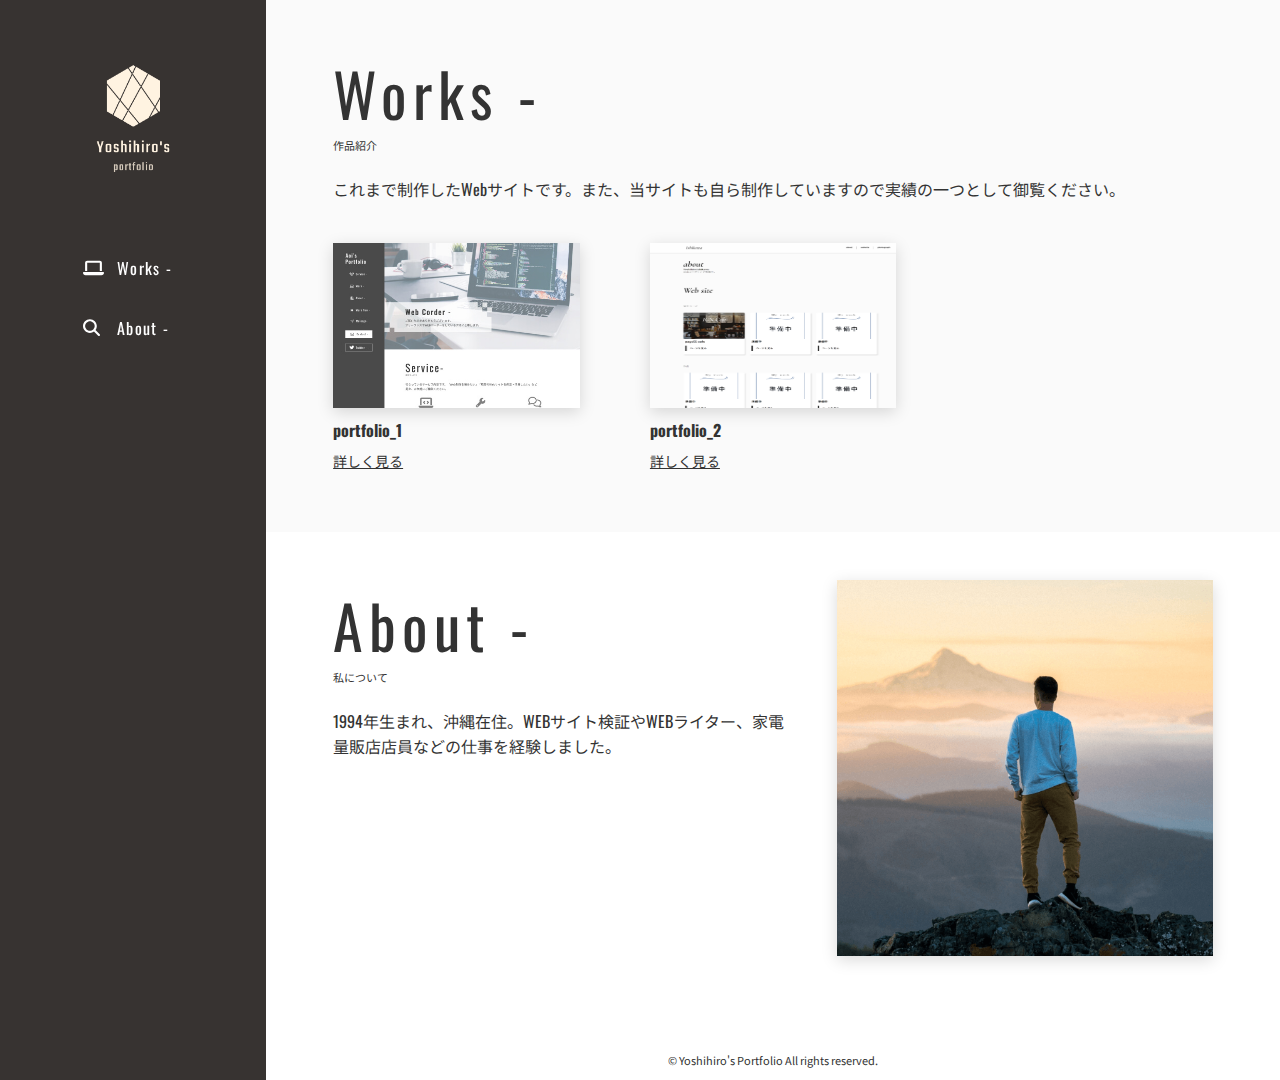
<file: index.html>
<!DOCTYPE html>
<html lang="ja">
  <head>
    <meta charset="UTF-8" />
    <meta name="viewport" content="width=device-width, initial-scale=1.0" />

    <meta name="robots" content="noindex" />
    <title>ポートフォリオサイト</title>
    <meta name="description" content="" />
    <link rel="icon" href="./favicon.png" />

    <!-- google fonts -->
    <link rel="preconnect" href="https://fonts.googleapis.com" />
    <link rel="preconnect" href="https://fonts.gstatic.com" crossorigin />
    <link href="https://fonts.googleapis.com/css2?family=Noto+Sans+JP:wght@100..900&family=Oswald:wght@200..700&display=swap" rel="stylesheet" />

    <!-- style sheet -->
    <link rel="stylesheet" href="./css/reset.css" />
    <link rel="stylesheet" href="./css/style.css" />
  </head>

  <body>
    <div class="wrapper">
      <header class="header">
        <div class="header__container">
          <div class="header__logo">
            <a href=""><img src="./img/logo.png" alt="" /></a>
            <!-- Yoshihiro's<br />
            portfolio -->
          </div>
          <button type="button" id="js-button-drawer" class="header__menu-button">Menu</button>

          <div id="js-drawer" class="header__contents">
            <nav class="header__nav">
              <ul class="header__nav-list">
                <!-- <li class="header__nav-item">
                  <a href="#skill" class="header__nav-link button">
                    <span class="button__icon">
                      <svg width="24" height="15" viewBox="0 0 24 15" fill="none" xmlns="http://www.w3.org/2000/svg">
                        <path
                          d="M10.2075 0.428596L8.29125 2.33175C7.7175 2.48818 7.185 2.77495 6.735 3.16974L5.7375 4.05241C5.355 4.39133 4.85625 4.57755 4.3425 4.57755H3.6V9.34475C4.365 9.3671 5.0925 9.67622 5.63625 10.2163L6.97125 11.5421L7.23375 11.8028L8.24625 12.8084C8.47875 13.0393 8.86125 13.0393 9.09375 12.8084C9.1575 12.7451 9.20625 12.6706 9.2325 12.5924C9.3375 12.3056 9.58125 12.0896 9.88125 12.0226C10.1813 11.9555 10.4963 12.0449 10.7138 12.2647L11.1188 12.6594C11.5538 13.0915 12.2588 13.0915 12.69 12.6594C12.8925 12.4583 13.0013 12.2013 13.0125 11.9369C13.0275 11.6092 13.2225 11.3187 13.5225 11.1771C13.8225 11.0356 14.1713 11.0654 14.4375 11.2554C14.79 11.5049 15.2813 11.4714 15.5963 11.1585C15.9488 10.8084 15.9488 10.2423 15.5963 9.89596L12.7538 7.07288L11.4112 8.30193C10.3875 9.24047 8.81625 9.25537 7.77375 8.33545C6.585 7.28517 6.55875 5.45278 7.71375 4.36899L10.3425 1.90345C11.37 0.94256 12.7275 0.40625 14.1413 0.40625C15.495 0.40625 16.8038 0.901592 17.8125 1.79172L18.9413 2.78985H20.4H21.9H23.4C23.73 2.78985 24 3.05801 24 3.38575V11.1325C24 11.7917 23.4638 12.3243 22.8 12.3243H21.6C21.1575 12.3243 20.7675 12.0859 20.5613 11.7284H17.3775C17.25 11.9779 17.0813 12.2162 16.8713 12.4248C16.23 13.0617 15.3413 13.3112 14.5088 13.1734C14.3738 13.4453 14.19 13.6985 13.9613 13.9257C12.9375 14.9425 11.3363 15.043 10.1963 14.2274C9.255 15.0021 7.8525 14.9537 6.97125 14.0747L5.9625 13.0691L5.7 12.8084L4.365 11.4825C4.15875 11.2777 3.88875 11.1585 3.6 11.1362C3.6 11.7917 3.06 12.3243 2.4 12.3243H1.2C0.53625 12.3243 0 11.7917 0 11.1325V3.38575C0 3.05801 0.27 2.78985 0.6 2.78985H2.1H3.6H4.3425C4.4175 2.78985 4.48875 2.76378 4.54125 2.71536L5.535 1.83641C6.58125 0.91649 7.9275 0.40625 9.32625 0.40625H9.7125C9.8775 0.40625 10.0463 0.413699 10.2075 0.428596ZM20.4 9.94065V4.57755H18.6C18.3788 4.57755 18.165 4.49561 18.0038 4.35036L16.62 3.12877C15.9375 2.52542 15.0563 2.19395 14.1413 2.19395C13.1888 2.19395 12.2738 2.55522 11.58 3.20326L8.95125 5.66879C8.565 6.03378 8.5725 6.6483 8.97 6.9984C9.31875 7.30752 9.8475 7.30007 10.1888 6.98722L12.885 4.51424C13.2488 4.17904 13.8188 4.20139 14.1563 4.56638C14.4938 4.93137 14.4713 5.49375 14.1038 5.82894L14.0738 5.85874L16.8638 8.62967C17.2388 9.00211 17.4825 9.46021 17.5913 9.93693H20.4V9.94065ZM2.4 10.5366C2.4 10.3785 2.33679 10.2269 2.22426 10.1152C2.11174 10.0034 1.95913 9.94065 1.8 9.94065C1.64087 9.94065 1.48826 10.0034 1.37574 10.1152C1.26321 10.2269 1.2 10.3785 1.2 10.5366C1.2 10.6946 1.26321 10.8462 1.37574 10.9579C1.48826 11.0697 1.64087 11.1325 1.8 11.1325C1.95913 11.1325 2.11174 11.0697 2.22426 10.9579C2.33679 10.8462 2.4 10.6946 2.4 10.5366ZM22.2 11.1325C22.3591 11.1325 22.5117 11.0697 22.6243 10.9579C22.7368 10.8462 22.8 10.6946 22.8 10.5366C22.8 10.3785 22.7368 10.2269 22.6243 10.1152C22.5117 10.0034 22.3591 9.94065 22.2 9.94065C22.0409 9.94065 21.8883 10.0034 21.7757 10.1152C21.6632 10.2269 21.6 10.3785 21.6 10.5366C21.6 10.6946 21.6632 10.8462 21.7757 10.9579C21.8883 11.0697 22.0409 11.1325 22.2 11.1325Z"
                          class="button__icon-path"
                        />
                      </svg>
                    </span>
                    <span class="button__text">Skill -</span>
                  </a>
                </li> -->
                <li class="header__nav-item">
                  <a href="#works" class="header__nav-link button">
                    <span class="button__icon">
                      <svg width="21" height="16" viewBox="0 0 21 16" fill="none" xmlns="http://www.w3.org/2000/svg">
                        <path
                          d="M4.2 0.635498C3.04172 0.635498 2.1 1.57078 2.1 2.72115V11.0638H4.2V2.72115H16.8V11.0638H18.9V2.72115C18.9 1.57078 17.9583 0.635498 16.8 0.635498H4.2ZM0.63 12.1066C0.282187 12.1066 0 12.3868 0 12.7323C0 14.114 1.12875 15.2351 2.52 15.2351H18.48C19.8712 15.2351 21 14.114 21 12.7323C21 12.3868 20.7178 12.1066 20.37 12.1066H0.63Z"
                          class="button__icon-path"
                        />
                      </svg>
                    </span>
                    <span class="button__text">Works -</span>
                  </a>
                </li>
                <li class="header__nav-item">
                  <a href="#about" class="header__nav-link button">
                    <span class="button__icon">
                      <svg width="17" height="18" viewBox="0 0 17 18" fill="none" xmlns="http://www.w3.org/2000/svg">
                        <path
                          d="M13.8125 7.04143C13.8125 8.55504 13.3178 9.95324 12.4844 11.0876L16.6879 15.2657C17.1029 15.6779 17.1029 16.3473 16.6879 16.7595C16.2729 17.1717 15.5988 17.1717 15.1838 16.7595L10.9803 12.5814C9.83808 13.4124 8.43027 13.9005 6.90625 13.9005C3.09121 13.9005 0 10.8304 0 7.04143C0 3.25246 3.09121 0.182373 6.90625 0.182373C10.7213 0.182373 13.8125 3.25246 13.8125 7.04143ZM6.90625 11.79C7.53413 11.79 8.15587 11.6672 8.73595 11.4285C9.31604 11.1899 9.84312 10.8401 10.2871 10.3992C10.7311 9.95824 11.0833 9.43476 11.3235 8.85863C11.5638 8.28251 11.6875 7.66502 11.6875 7.04143C11.6875 6.41784 11.5638 5.80035 11.3235 5.22423C11.0833 4.64811 10.7311 4.12463 10.2871 3.68368C9.84312 3.24273 9.31604 2.89296 8.73595 2.65432C8.15587 2.41568 7.53413 2.29285 6.90625 2.29285C6.27837 2.29285 5.65663 2.41568 5.07654 2.65432C4.49646 2.89296 3.96938 3.24273 3.5254 3.68368C3.08142 4.12463 2.72923 4.64811 2.48895 5.22423C2.24867 5.80035 2.125 6.41784 2.125 7.04143C2.125 7.66502 2.24867 8.28251 2.48895 8.85863C2.72923 9.43476 3.08142 9.95824 3.5254 10.3992C3.96938 10.8401 4.49646 11.1899 5.07654 11.4285C5.65663 11.6672 6.27837 11.79 6.90625 11.79Z"
                          class="button__icon-path"
                        />
                      </svg>
                    </span>
                    <span class="button__text">About -</span>
                  </a>
                </li>
                <!-- <li class="header__nav-item">
                  <a href="#flow" class="header__nav-link button">
                    <span class="button__icon">
                      <svg width="16" height="16" viewBox="0 0 16 16" fill="none" xmlns="http://www.w3.org/2000/svg">
                        <path
                          d="M8.43454 7.15642C8.7598 7.47765 8.7598 8.00275 8.43455 8.32398L3.65356 13.0459C3.13521 13.5578 2.25649 13.1906 2.25649 12.4621L2.25649 3.01832C2.25649 2.28979 3.13521 1.92261 3.65355 2.43454L8.43454 7.15642Z"
                          class="button__icon-path"
                        />
                        <path
                          d="M15.4089 7.15642C15.7342 7.47765 15.7342 8.00275 15.4089 8.32398L10.6279 13.0459C10.1096 13.5578 9.23085 13.1906 9.23085 12.4621L9.23085 3.01832C9.23085 2.28979 10.1096 1.92261 10.6279 2.43454L15.4089 7.15642Z"
                          class="button__icon-path"
                        />
                      </svg>
                    </span>
                    <span class="button__text">Work flow -</span>
                  </a>
                </li> -->
                <!-- <li class="header__nav-item">
                  <a href="#message" class="header__nav-link button">
                    <span class="button__icon">
                      <svg width="16" height="17" viewBox="0 0 16 17" fill="none" xmlns="http://www.w3.org/2000/svg">
                        <path
                          d="M0.502817 8.41785C-0.203433 8.81822 -0.137808 9.88587 0.615317 10.1962L4.99969 12.0119V15.2179C4.99969 15.7797 5.45594 16.2328 6.02157 16.2328C6.32469 16.2328 6.61219 16.0994 6.80594 15.8666L8.74344 13.5606L12.6153 15.1621C13.2059 15.4073 13.8903 15.0224 13.9872 14.3955L15.9872 1.4843C16.0466 1.10876 15.8809 0.730116 15.5653 0.515964C15.2497 0.301812 14.8372 0.28319 14.5028 0.472513L0.502817 8.41785ZM2.13094 9.20928L12.8028 3.15406L5.94032 10.7704L5.97782 10.8014L2.13094 9.20928ZM12.6028 13.5451L7.39657 11.388L14.0872 3.96101L12.6028 13.5451Z"
                          class="button__icon-path"
                        />
                      </svg>
                    </span>
                    <span class="button__text">Message -</span>
                  </a>
                </li>
                <li class="header__nav-item">
                  <a href="#contact" class="header__nav-link button button--bg">
                    <span class="button__icon">
                      <svg width="20" height="16" viewBox="0 0 20 16" fill="none" xmlns="http://www.w3.org/2000/svg">
                        <path
                          d="M2.5 2.28406C2.15625 2.28406 1.875 2.56339 1.875 2.90479V3.76217L8.61328 9.25563C9.42188 9.91515 10.582 9.91515 11.3906 9.25563L18.125 3.76217V2.90479C18.125 2.56339 17.8438 2.28406 17.5 2.28406H2.5ZM1.875 6.17138V12.8365C1.875 13.1779 2.15625 13.4572 2.5 13.4572H17.5C17.8438 13.4572 18.125 13.1779 18.125 12.8365V6.17138L12.5781 10.6949C11.0781 11.917 8.91797 11.917 7.42188 10.6949L1.875 6.17138ZM0 2.90479C0 1.53531 1.12109 0.421875 2.5 0.421875H17.5C18.8789 0.421875 20 1.53531 20 2.90479V12.8365C20 14.2059 18.8789 15.3194 17.5 15.3194H2.5C1.12109 15.3194 0 14.2059 0 12.8365V2.90479Z"
                          class="button__icon-path button__icon-path--contact"
                        />
                      </svg>
                    </span>
                    <span class="button__text">Contact -</span>
                  </a>
                </li>
                <li class="header__nav-item">
                  <a href="#twitter" class="header__nav-link button button--border">
                    <span class="button__icon">
                      <svg width="20" height="21" viewBox="0 0 20 21" fill="none" xmlns="http://www.w3.org/2000/svg">
                        <path
                          d="M17.9441 6.40799C17.9568 6.58444 17.9568 6.76092 17.9568 6.93736C17.9568 12.3191 13.8325 18.5201 6.29441 18.5201C3.97207 18.5201 1.81473 17.8521 0 16.6926C0.329961 16.7304 0.647187 16.743 0.989844 16.743C2.90605 16.743 4.67004 16.1002 6.07867 15.0037C4.27664 14.9659 2.76648 13.7937 2.24617 12.1805C2.5 12.2183 2.75379 12.2435 3.02031 12.2435C3.38832 12.2435 3.75637 12.193 4.09898 12.1049C2.22082 11.7267 0.812148 10.0883 0.812148 8.10949V8.05909C1.35781 8.36158 1.99238 8.55063 2.66492 8.57581C1.56086 7.84479 0.837539 6.59704 0.837539 5.18543C0.837539 4.42922 1.04055 3.73602 1.3959 3.13105C3.41367 5.60136 6.44668 7.21459 9.84766 7.39107C9.78422 7.08858 9.74613 6.77353 9.74613 6.45843C9.74613 4.21496 11.5736 2.38745 13.8451 2.38745C15.0253 2.38745 16.0913 2.87899 16.84 3.67302C17.7664 3.49658 18.6547 3.15626 19.4416 2.68994C19.137 3.63523 18.4898 4.42926 17.6395 4.93337C18.4644 4.84519 19.2639 4.61827 19.9999 4.30322C19.4416 5.10981 18.7436 5.82819 17.9441 6.40799Z"
                          class="button__icon-path"
                        />
                      </svg>
                    </span>
                    <span class="button__text">Twitter -</span>
                  </a>
                </li> -->
              </ul>
            </nav>
          </div>
        </div>
      </header>

      <main class="main">
        <!-- <div class="fv">
          <picture class="fv__img">
            <source media="(min-width: 768px)" srcset="./img/img_fv.png" />
            <img src="./img/sp/img_fv.png" alt="" decoding="async" />
          </picture>
          <div class="fv__contents">
            <h1 class="fv__heading">
              <span class="fv__heading-main">Web Corder -</span>
              <span class="fv__heading-sub">ご覧いただきありがとうございます。<br />ヨシヒロと申します。WEBコーディング学習中です。</span>
            </h1>
          </div>
        </div> -->

        <!-- <section id="skill" class="section skill">
          <div class="section__inner">
            <h2 class="section__head">
              <span class="section__head-main">Skill -</span>
              <span class="section__head-sub">保有技術・経験について</span>
            </h2>
            <p class="section__lead-text">現在保有している技術や経験についてご紹介します。</p>
            <div class="section__contents">
              <ul class="skill__list">
                <li class="skill__item">
                  <div class="skill__item-img"><img src="./img/skill_coding.png" alt="" /></div>
                  <h3 class="skill__item-name">コーディング</h3>
                  <p class="skill__item-text">HTML・CSSを用いたコーディング。javascriptやjQueryを用いて、簡易的なアコーディオンやモーダルの実装にも対応可能です。</p>
                </li>
                <li class="skill__item">
                  <div class="skill__item-img"><img src="./img/skill_image-processing.png" alt="" /></div>
                  <h3 class="skill__item-name">デザイン</h3>
                  <p class="skill__item-text">シンプルなサイトのワイヤフレームやデザインカンプの作成、画像加工が可能です。</p>
                </li>
              </ul>
            </div>
          </div>
        </section> -->

        <section id="works" class="section works">
          <div class="section__inner">
            <h2 class="section__head">
              <span class="section__head-main">Works -</span>
              <span class="section__head-sub">作品紹介</span>
            </h2>
            <p class="section__lead-text">これまで制作したWebサイトです。また、当サイトも自ら制作していますので実績の一つとして御覧ください。</p>
            <div class="section__contents">
              <ul class="works__list">
                <li class="works__item">
                  <div class="works__item-img">
                    <img src="./img/img_works1.jpg" alt="" />
                    <h3 class="works__item-name">portfolio_1</h3>
                    <a href="#" class="works__item-link" target="_blank">詳しく見る</a>
                  </div>
                </li>
                <li class="works__item">
                  <div class="works__item-img">
                    <img src="./img/portfolio_2.png" alt="" />
                    <h3 class="works__item-name">portfolio_2</h3>
                    <a href="./page_2/index.html" class="works__item-link" target="_blank">詳しく見る</a>
                  </div>
                </li>

                <!-- <li class="works__item">
                  <div class="works__item-img">
                    <img src="./img/img_works3.jpg" alt="" />
                    <h3 class="works__item-name">家具のサブスクLP（サンプル）</h3>
                    <a href="#" class="works__item-link" target="__blank">詳しく見る</a>
                  </div>
                </li> -->
              </ul>
            </div>
          </div>
        </section>

        <section id="about" class="section about">
          <div class="section__inner">
            <div class="about__container">
              <div class="about__img"><img src="./img/img_about.png" alt="" /></div>
              <div class="about__text-contents">
                <h2 class="section__head">
                  <span class="section__head-main">About -</span>
                  <span class="section__head-sub">私について</span>
                </h2>
                <p class="about__text">1994年生まれ、沖縄在住。WEBサイト検証やWEBライター、家電量販店店員などの仕事を経験しました。</p>
              </div>
            </div>
          </div>
        </section>

        <!-- <section id="message" class="section message">
          <div class="section__inner">
            <div class="message__container">
              <div class="message__img"><img src="./img/img_message.png" alt="" /></div>
              <div class="message__text-contents">
                <h2 class="section__head">
                  <span class="section__head-main">Message -</span>
                  <span class="section__head-sub">ご依頼をお考えの方へ</span>
                </h2>
                <p class="section__lead-text">現在ご依頼等は受け付けておりません。</p>
              </div>
            </div>
          </div>
        </section>

        <div class="page-bottom">
          <div class="page-bottom__item page-bottom__item--contact">
            <h2 class="section__head section__head--center">
              <span class="section__head-main">Contact -</span>
              <span class="section__head-sub">お問い合わせ（サンプル）</span>
            </h2>
            <a href="#" class="page-bottom__button button button--border" target="_blank">
              <span class="button__icon">
                <svg width="20" height="16" viewBox="0 0 20 16" fill="none" xmlns="http://www.w3.org/2000/svg">
                  <path
                    d="M2.5 2.28406C2.15625 2.28406 1.875 2.56339 1.875 2.90479V3.76217L8.61328 9.25563C9.42188 9.91515 10.582 9.91515 11.3906 9.25563L18.125 3.76217V2.90479C18.125 2.56339 17.8438 2.28406 17.5 2.28406H2.5ZM1.875 6.17138V12.8365C1.875 13.1779 2.15625 13.4572 2.5 13.4572H17.5C17.8438 13.4572 18.125 13.1779 18.125 12.8365V6.17138L12.5781 10.6949C11.0781 11.917 8.91797 11.917 7.42188 10.6949L1.875 6.17138ZM0 2.90479C0 1.53531 1.12109 0.421875 2.5 0.421875H17.5C18.8789 0.421875 20 1.53531 20 2.90479V12.8365C20 14.2059 18.8789 15.3194 17.5 15.3194H2.5C1.12109 15.3194 0 14.2059 0 12.8365V2.90479Z"
                    class="button__icon-path"
                  />
                </svg>
              </span>
              <span class="button__text">Contact -</span>
            </a>
          </div>
          <div class="page-bottom__item page-bottom__item--twitter">
            <h2 class="section__head section__head--center">
              <span class="section__head-main">Twitter -</span>
              <span class="section__head-sub">ツイッター（サンプル）</span>
            </h2>
            <a href="#" class="page-bottom__button button button--border" target="_blank">
              <span class="button__icon">
                <svg width="20" height="21" viewBox="0 0 20 21" fill="none" xmlns="http://www.w3.org/2000/svg">
                  <path
                    d="M17.9441 6.40799C17.9568 6.58444 17.9568 6.76092 17.9568 6.93736C17.9568 12.3191 13.8325 18.5201 6.29441 18.5201C3.97207 18.5201 1.81473 17.8521 0 16.6926C0.329961 16.7304 0.647187 16.743 0.989844 16.743C2.90605 16.743 4.67004 16.1002 6.07867 15.0037C4.27664 14.9659 2.76648 13.7937 2.24617 12.1805C2.5 12.2183 2.75379 12.2435 3.02031 12.2435C3.38832 12.2435 3.75637 12.193 4.09898 12.1049C2.22082 11.7267 0.812148 10.0883 0.812148 8.10949V8.05909C1.35781 8.36158 1.99238 8.55063 2.66492 8.57581C1.56086 7.84479 0.837539 6.59704 0.837539 5.18543C0.837539 4.42922 1.04055 3.73602 1.3959 3.13105C3.41367 5.60136 6.44668 7.21459 9.84766 7.39107C9.78422 7.08858 9.74613 6.77353 9.74613 6.45843C9.74613 4.21496 11.5736 2.38745 13.8451 2.38745C15.0253 2.38745 16.0913 2.87899 16.84 3.67302C17.7664 3.49658 18.6547 3.15626 19.4416 2.68994C19.137 3.63523 18.4898 4.42926 17.6395 4.93337C18.4644 4.84519 19.2639 4.61827 19.9999 4.30322C19.4416 5.10981 18.7436 5.82819 17.9441 6.40799Z"
                    class="button__icon-path"
                  />
                </svg>
              </span>
              <span class="button__text">Twitter -</span>
            </a>
          </div>
        </div> -->

        <footer class="footer">
          <small class="footer__copy">&copy; Yoshihiro's Portfolio All rights reserved.</small>
        </footer>
      </main>
    </div>
    <!-- jQuery -->
    <script src="https://ajax.googleapis.com/ajax/libs/jquery/3.7.1/jquery.min.js"></script>
    <script src="./js/index.js"></script>
  </body>
</html>
</file>
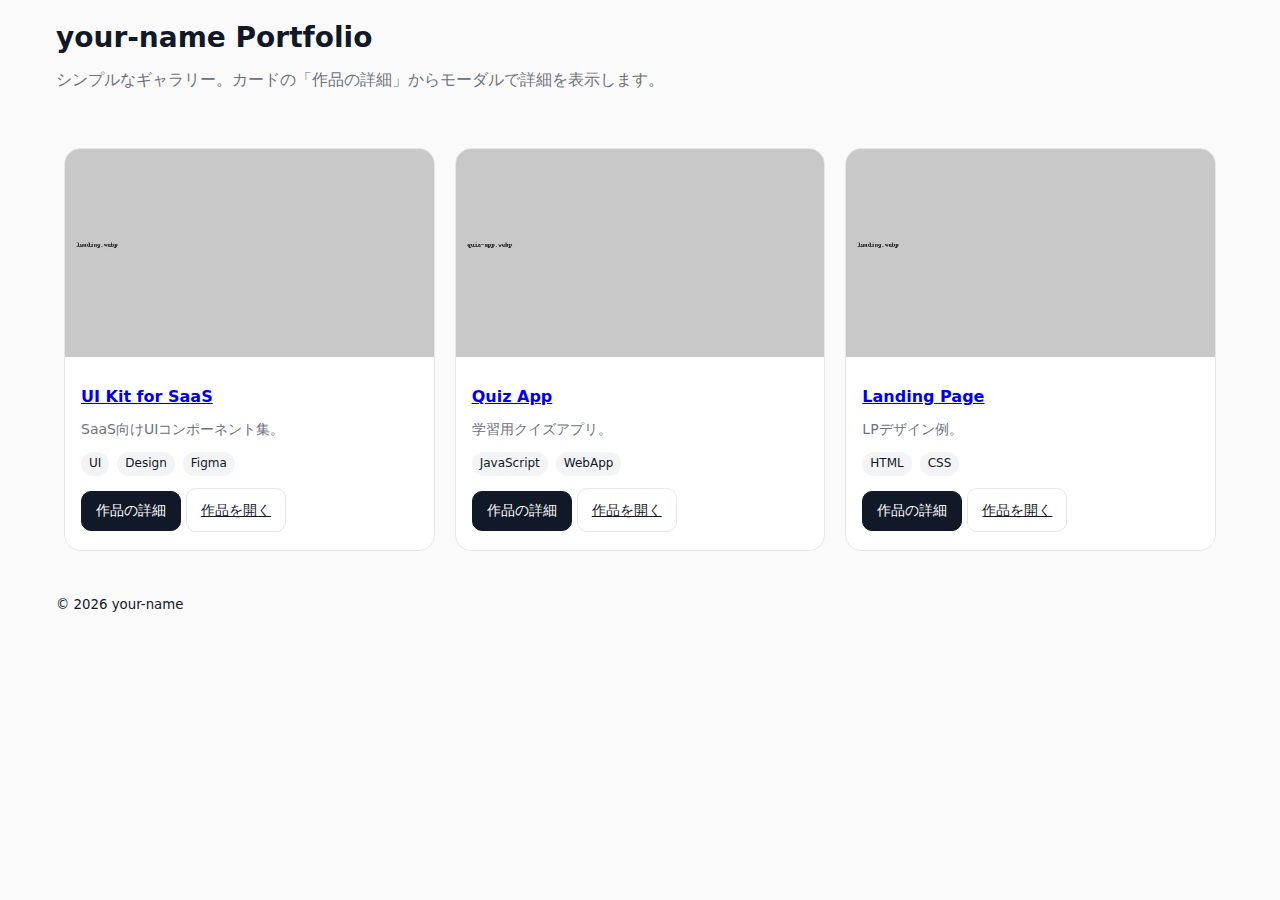
<file: portal/index.html>
<!doctype html>
<html lang="ja">
<head>
  <meta charset="utf-8" />
  <meta name="viewport" content="width=device-width,initial-scale=1" />
  <title>Portfolio | your-name</title>
  <meta name="description" content="制作物のギャラリー" />
  <meta property="og:title" content="your-name Portfolio" />
  <meta property="og:description" content="制作物のギャラリー" />
  <meta property="og:image" content="./images/ogp.png" />
  <link rel="icon" href="./assets/favicon.svg" />
  <link rel="stylesheet" href="./styles/main.css" />
</head>
<body>
  <header class="site-header">
    <h1>your-name Portfolio</h1>
    <p class="lead">シンプルなギャラリー。カードの「作品の詳細」からモーダルで詳細を表示します。</p>
  </header>

  <main>
    <section id="grid" class="grid" aria-live="polite"></section>
  </main>

  <footer class="site-footer">
    <small>© <span id="year"></span> your-name</small>
  </footer>

  <!-- Modal (hidden by default) -->
  <div id="overlay" class="overlay" hidden></div>
  <div id="modal" class="modal" role="dialog" aria-modal="true" aria-labelledby="modal-title" hidden>
    <button id="modal-close" class="modal-close" aria-label="閉じる">×</button>
    <div id="modal-content" class="modal-content">
      <!-- JSで中身を差し込み -->
    </div>
  </div>

  <script src="./scripts/app.js" defer></script>
</body>
</html>
</file>
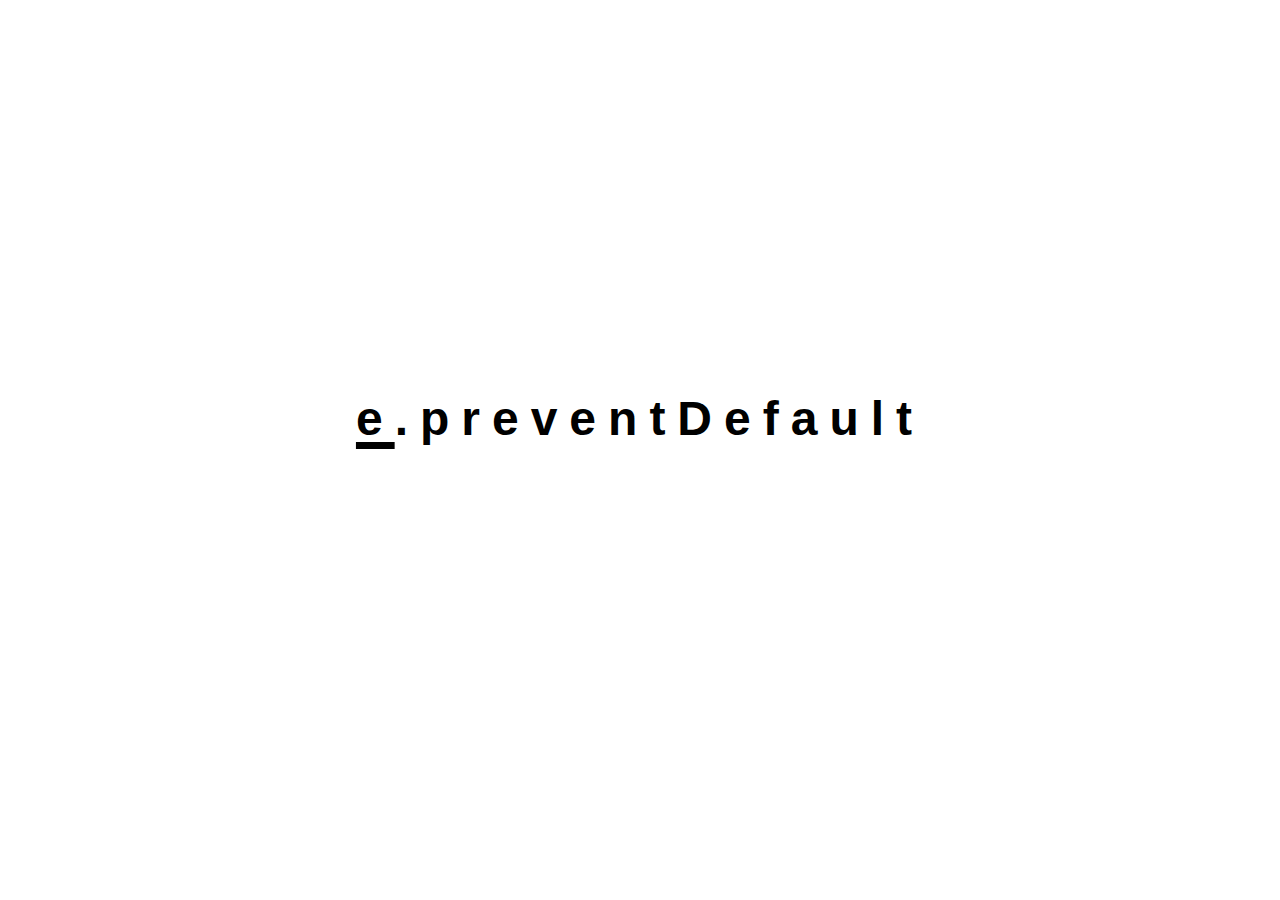
<file: public/portfolio/contents/1/index.html>
<!DOCTYPE html>
<html lang="ja">
<head>
  <meta charset="UTF-8" />
  <meta name="viewport" content="width=device-width, initial-scale=1.0"/>
  <title>タイピングゲーム</title>
  <meta name="noindex" content="noindex">
  <link rel="stylesheet" href="./css/reset.css">
  <link rel="stylesheet" href="./css/style.css">
</head>
<body>
  <div id="game" class="text-container">
    <label for="inputText">
      <div class="question">
        <span id="entered" class="marker"></span>
        <span id="caret" class="caret"></span>
        <span id="remained"></span>
      </div>

      <input
        type="text"
        class="text"
        id="inputText"
        readonly
        autocomplete="off"
        autocorrect="off"
        autocapitalize="off"
        spellcheck="false"
        inputmode="latin"
        autofocus
      />
    </label>
  </div>

  <div id="message" class="text-container hidden">
    <div class="message">
      クリア！<br />
      <button id="replayBtn" class="button">replay(Ctrl + Enter)</button>
    </div>
  </div>

  <script type="module" src="./script/main.js"></script>
</body>
</html>
</file>
<file: css/style.css>
body {
  font-family: "Oswald", "Noto Sans JP", sans-serif;
  color: #333;
}
body.is-fixed {
  overflow: hidden;
}

.button {
  display: -webkit-box;
  display: -ms-flexbox;
  display: flex;
  -webkit-box-align: center;
      -ms-flex-align: center;
          align-items: center;
  padding: 6px 10px 6px 30px;
  width: 160px;
  margin: 0 auto;
}
.button--bg {
  background-color: #fff;
}
.button--bg .button__text {
  color: #373331;
}
.button--border {
  border: 1px solid #fff;
}
.button--border .button__text {
  color: #fff;
}
.button__icon {
  width: 24px;
  display: -webkit-box;
  display: -ms-flexbox;
  display: flex;
  -webkit-box-align: center;
      -ms-flex-align: center;
          align-items: center;
}
.button__icon-path {
  fill: #fff;
}
.button__icon-path--contact {
  fill: #373331;
}
.button__text {
  margin-left: 10px;
  font-size: 16px;
  letter-spacing: 0.08em;
  color: #fff;
}

.header {
  background-color: #373331;
  position: fixed;
  top: 0;
  left: 0;
  width: 100%;
  z-index: 999;
}
.header__contents {
  height: calc(100vh - 88px);
  border-top: 1px solid #fff;
  padding-top: 60px;
  display: none;
}
.header__container {
  position: relative;
  width: 100%;
}
.header__logo {
  display: inline-block;
  padding: 14px 24px;
  width: 120px;
}
.header__menu-button {
  border: none;
  position: absolute;
  top: 24px;
  right: 24px;
  width: 30px;
  height: 36px;
  overflow: hidden;
  color: transparent;
  background: url(../img/bg_menu.png) center center no-repeat;
  background-size: 100% auto;
}
.header__menu-button.is-checked {
  background: url(../img/bg_menu-close.png) center center no-repeat;
  background-size: 100% auto;
}
.header__nav-item + .header__nav-item {
  margin-top: 24px;
}

.fv {
  position: relative;
}
.fv__contents {
  position: absolute;
  padding: 32px;
  bottom: 26px;
  left: 0;
  width: 100%;
  height: 209px;
  background: url(../img/sp/bg_fv.png) center center no-repeat;
  background-size: 100% auto;
}
.fv__heading-main {
  display: block;
  font-size: 40px;
  letter-spacing: 0.1em;
}
.fv__heading-sub {
  margin-top: 12px;
  display: block;
  font-size: 14px;
}

.section {
  padding: 48px 0;
}
.section__inner {
  padding: 0 32px;
}
.section__head {
  display: -webkit-box;
  display: -ms-flexbox;
  display: flex;
  -webkit-box-orient: vertical;
  -webkit-box-direction: normal;
      -ms-flex-direction: column;
          flex-direction: column;
  margin-bottom: 32px;
}
.section__head--center {
  text-align: center;
}
.section__head-main {
  font-size: 40px;
  letter-spacing: 0.1em;
}
.section__head-sub {
  font-size: 11px;
}
.section__lead-text {
  font-size: 16px;
  line-height: 1.6;
}
.section__contents {
  margin-top: 40px;
}

.skill__item + .skill__item {
  margin-top: 40px;
}
.skill__item-img {
  text-align: center;
  margin-bottom: 14px;
}
.skill__item-img img {
  width: 70px;
}
.skill__item-name {
  font-size: 14px;
  font-weight: bold;
  text-align: center;
  margin-bottom: 10px;
}
.skill__item-text {
  font-size: 14px;
  line-height: 1.6;
}

.works {
  background-color: #fafafa;
}
.works__item + .works__item {
  margin-top: 40px;
}
.works__item-img {
  margin-bottom: 12px;
}
.works__item-img img {
  -webkit-box-shadow: 0 4px 15px 0 rgba(0, 0, 0, 0.15);
          box-shadow: 0 4px 15px 0 rgba(0, 0, 0, 0.15);
  height: 165px;
  width: 247px;
}
.works__item-name {
  font-size: 16px;
  font-weight: bold;
  margin-top: 10px;
  margin-bottom: 6px;
}
.works__item-link {
  text-decoration: underline;
  font-size: 14px;
}

.about__img {
  margin-bottom: 32px;
}
.about__img img {
  -webkit-box-shadow: 0 4px 15px 0 rgba(0, 0, 0, 0.15);
          box-shadow: 0 4px 15px 0 rgba(0, 0, 0, 0.15);
}
.about__text {
  font-size: 16px;
  line-height: 1.6;
}
.about__text + .about__text {
  margin-top: 1em;
}

.flow {
  background-color: #fafafa;
}
.flow__list {
  margin-top: 64px;
}
.flow__item {
  position: relative;
  border: 1px solid #808080;
  padding: 46px 16px 24px;
}
.flow__item + .flow__item {
  margin-top: 46px;
}
.flow__item-num {
  position: absolute;
  top: -24px;
  left: 50%;
  -webkit-transform: translateX(-50%);
          transform: translateX(-50%);
  font-size: 24px;
  background-color: #373331;
  color: #fff;
  width: 48px;
  height: 48px;
  display: -webkit-box;
  display: -ms-flexbox;
  display: flex;
  -webkit-box-align: center;
      -ms-flex-align: center;
          align-items: center;
  -webkit-box-pack: center;
      -ms-flex-pack: center;
          justify-content: center;
}
.flow__item-img {
  margin-bottom: 24px;
  text-align: center;
}
.flow__item-name {
  font-size: 16px;
  font-weight: bold;
  text-align: center;
  margin-bottom: 10px;
}
.flow__item-text {
  font-size: 14px;
  line-height: 1.6;
}

.message__img {
  margin-bottom: 32px;
}
.message__img img {
  -webkit-box-shadow: 0 4px 15px 0 rgba(0, 0, 0, 0.15);
          box-shadow: 0 4px 15px 0 rgba(0, 0, 0, 0.15);
}
.message__text {
  font-size: 16px;
  line-height: 1.6;
}

.page-bottom {
  color: #fff;
}
.page-bottom__item {
  padding: 40px;
}
.page-bottom__item--contact {
  background-color: #6f6f6f;
}
.page-bottom__item--twitter {
  background-color: #373331;
}

.footer {
  text-align: center;
  padding: 10px;
}
.footer__copy {
  font-size: 11px;
  font-family: "Noto Sans JP", sans-serif;
}

/*-------------------------
// pc
--------------------------*/
@media screen and (min-width: 768px) {
  .wrapper {
    display: -webkit-box;
    display: -ms-flexbox;
    display: flex;
  }
  .main {
    -ms-flex-preferred-size: 79.2%;
        flex-basis: 79.2%;
  }
  .header {
    position: relative;
    -ms-flex-preferred-size: 20.8%;
        flex-basis: 20.8%;
    padding: 50px 20px;
  }
  .header__container {
    width: 160px;
    margin: 0 auto;
    position: sticky;
    top: 50px;
  }
  .header__logo {
    width: 100%;
    font-size: 30px;
    letter-spacing: 0.12em;
    line-height: 1;
  }
  .header__menu-button {
    display: none;
  }
  .header__contents {
    border: none;
    display: block;
  }
  .button {
    -webkit-transition: background 0.3s, color 0.3s, opacity 0.3s;
    transition: background 0.3s, color 0.3s, opacity 0.3s;
  }
  .button:hover {
    background-color: #fff;
  }
  .button:hover .button__icon-path {
    fill: #373331;
  }
  .button:hover .button__text {
    color: #373331;
  }
  .button--bg {
    color: #373331;
  }
  .button--bg:hover {
    opacity: 0.7;
  }
  .section__inner {
    max-width: 944px;
    margin: 0 auto;
  }
  .section__head {
    margin-bottom: 24px;
  }
  .section__head-main {
    font-size: 60px;
  }
  .fv__contents {
    background: url(../img/bg_fv.png) center center no-repeat;
    background-size: 100% auto;
    bottom: 100px;
    left: 0;
    max-width: 627px;
    height: 174px;
    padding-top: 24px;
    padding-left: 96px;
  }
  .skill__list {
    display: grid;
    grid-template-columns: repeat(3, 1fr);
    gap: 8%;
  }
  .skill__item + .skill__item {
    margin-top: 0;
  }
  .skill__item-img {
    height: 70px;
  }
  .works__list {
    display: grid;
    grid-template-columns: repeat(3, 1fr);
    gap: 8%;
  }
  .works__item + .works__item {
    margin-top: 0;
  }
  .about__container {
    display: -webkit-box;
    display: -ms-flexbox;
    display: flex;
    -webkit-box-orient: horizontal;
    -webkit-box-direction: reverse;
        -ms-flex-direction: row-reverse;
            flex-direction: row-reverse;
    gap: 40px;
  }
  .flow__list {
    display: grid;
    grid-template-columns: repeat(4, 1fr);
    gap: 16px;
  }
  .flow__item + .flow__item {
    margin-top: 0;
  }
  .message__container {
    display: -webkit-box;
    display: -ms-flexbox;
    display: flex;
    -webkit-box-orient: horizontal;
    -webkit-box-direction: reverse;
        -ms-flex-direction: row-reverse;
            flex-direction: row-reverse;
    gap: 40px;
  }
  .page-bottom {
    display: grid;
    grid-template-columns: repeat(2, 1fr);
  }
  .page-bottom__item {
    padding: 54px 10px;
  }
}
/*-------------------------
// tb
--------------------------*/
@media screen and (min-width: 768px) and (max-width: 1024px) {
  .section__head-main {
    font-size: 54px;
  }
  .fv__contents {
    bottom: 50%;
    -webkit-transform: translateY(50%);
            transform: translateY(50%);
  }
  .flow__list {
    grid-template-columns: repeat(2, 1fr);
    gap: 40px 16px;
  }
}
</file>
<file: portal/styles/main.css>
:root {
  --gap: 20px;
  --radius: 16px;
  --shadow: 0 10px 30px rgba(0,0,0,.08);
}
* { box-sizing: border-box; }
body { margin: 0; font-family: system-ui, sans-serif; line-height: 1.6; background:#fafafa; color:#111827; }
.site-header, .site-footer { padding: 16px; max-width: 1200px; margin: auto; }
.site-header h1 { margin: 0; font-size: 28px; }
.lead { color:#6b7280; margin-top: 6px; }

/* Grid: responsive wrap, 3 columns on desktop */
.grid {
  display: grid;
  gap: var(--gap);
  padding: 24px;
  max-width: 1200px;
  margin: auto;
  grid-template-columns: repeat(auto-fill, minmax(260px, 1fr));
}
@media (min-width: 1024px) {
  .grid { grid-template-columns: repeat(3, 1fr); }
}

.card {
  border: 1px solid #e5e7eb; border-radius: var(--radius); overflow: hidden;
  background: #fff; transition: transform .12s ease, box-shadow .2s ease, border-color .2s ease;
  position: relative;
}
.card:hover, .card:focus-within {
  transform: translateY(-4px);
  box-shadow: var(--shadow);
  border-color: #d1d5db;
}
.thumb { aspect-ratio: 16/9; width: 100%; object-fit: cover; background: #f3f4f6; }
.card-body { padding: 14px 16px 18px; }
.title { font-weight: 600; margin: 6px 0 8px; font-size: 16px; }
.desc { color: #6b7280; font-size: 14px; margin: 6px 0 12px; min-height: 1.5em; }
.tags { display: flex; gap: 8px; flex-wrap: wrap; margin-bottom: 12px; }
.tag { font-size: 12px; padding: 2px 8px; border-radius: 999px; background: #f3f4f6; }
.btn {
  display: inline-flex; align-items: center; justify-content: center;
  padding: 10px 14px; border-radius: 10px; border: 1px solid #111827;
  background: #111827; color: #fff; font-size: 14px; cursor: pointer;
  transition: transform .05s ease, opacity .2s ease, background .2s ease, color .2s ease;
}
.btn:hover { opacity: .92; }
.btn:active { transform: translateY(1px); }
.btn.secondary {
  border-color: #e5e7eb; background: #fff; color: #111827;
}
.btn.secondary:hover { background: #f8f9fb; }

/* Modal */
.overlay {
  position: fixed; inset: 0; background: rgba(0,0,0,.45); z-index: 40;
}
.modal {
  position: fixed; inset: 0; display: grid; place-items: center; z-index: 50;
}
.modal[hidden], .overlay[hidden] { display: none; }
.modal-content {
  width: min(92vw, 720px);
  max-height: 85vh;
  overflow: auto;
  background: #fff;
  border-radius: 18px;
  border: 1px solid #e5e7eb;
  box-shadow: 0 24px 60px rgba(0,0,0,.20);
  padding: 20px 22px 24px;
}
.modal-header { display: flex; gap: 12px; align-items: center; margin-bottom: 8px; }
.modal-title { margin: 0; font-size: 20px; font-weight: 700; }
.modal-meta { color:#6b7280; font-size: 13px; margin-bottom: 10px; }
.modal-body { font-size: 14px; color:#374151; }
.modal-actions { margin-top: 16px; display: flex; gap: 10px; }

.modal-close {
  position: fixed;
  top: 20px;
  right: 20px;
  width: 40px; height: 40px; border-radius: 999px;
  border: 1px solid #e5e7eb; background: #fff; cursor: pointer;
  font-size: 20px; line-height: 1; box-shadow: 0 6px 18px rgba(0,0,0,.12);
}
.modal-close:hover { background:#f3f4f6; }

/* Accessibility focus */
:focus-visible { outline: 3px solid #93c5fd; outline-offset: 2px; }
</file>
<file: public/portfolio/contents/1/css/style.css>
body {
      font-family: "Hiragino Sans","Hiragino Kaku Gothic ProN","Arial","Yu Gothic","Meiryo",sans-serif;
    }
    .text-container {
      width:100vw; height:100vh; display:flex; flex-direction:column;
      justify-content:center; align-items:center;
    }
    .text-container label {
      width:100%; height:100%; display:flex; flex-direction:column;
      justify-content:center; align-items:center;
    }
    .question {
      display:flex; font-size:48px; font-weight:bold; letter-spacing:0.25em; text-align:center; flex-wrap: wrap;;
    }
@media (max-width: 600px) {
      .question { font-size:24px; letter-spacing:0.2em; }
    }

    .marker { background:#91dbf1; }
    .text {
      width:100%; border:none; margin-top:2rem; font-size:2vw; letter-spacing:0.1em; text-align:center;
    }
    .text:focus, .text:focus-visible { border:none; outline:none; }
    .message { display:block; margin-top:2rem; font-size:1.5rem; text-align:center; }
    .button { margin-top:1rem; font-size:1rem; cursor:pointer; }
    .hidden { display:none; }

    /* ミスタイプ時の軽い点滅 */
    @keyframes blink-bad {
      0% { background: transparent; }
      50% { background: #ffd6d6; }
      100% { background: transparent; }
    }
    .remained-error { animation: blink-bad 0.15s; }

    /* キャレット（次に打つ1文字）の下線点滅 */
    @keyframes caret-blink {
      0%, 49% { opacity: 1; }
      50%, 100% { opacity: 0.2; }
    }
    .caret {
      display:inline-block; position:relative; min-width: 0.6em; /* 幅ゼロ対策 */
      text-decoration: underline;
      text-decoration-thickness: .15em;
      text-underline-offset: .15em;
      animation: caret-blink 1s steps(2, jump-none) infinite;
    }
    /* 文字が無いときはキャレット非表示（最後の文字を打ち終えた状態） */
    .caret:empty { display:none; }
</file>
